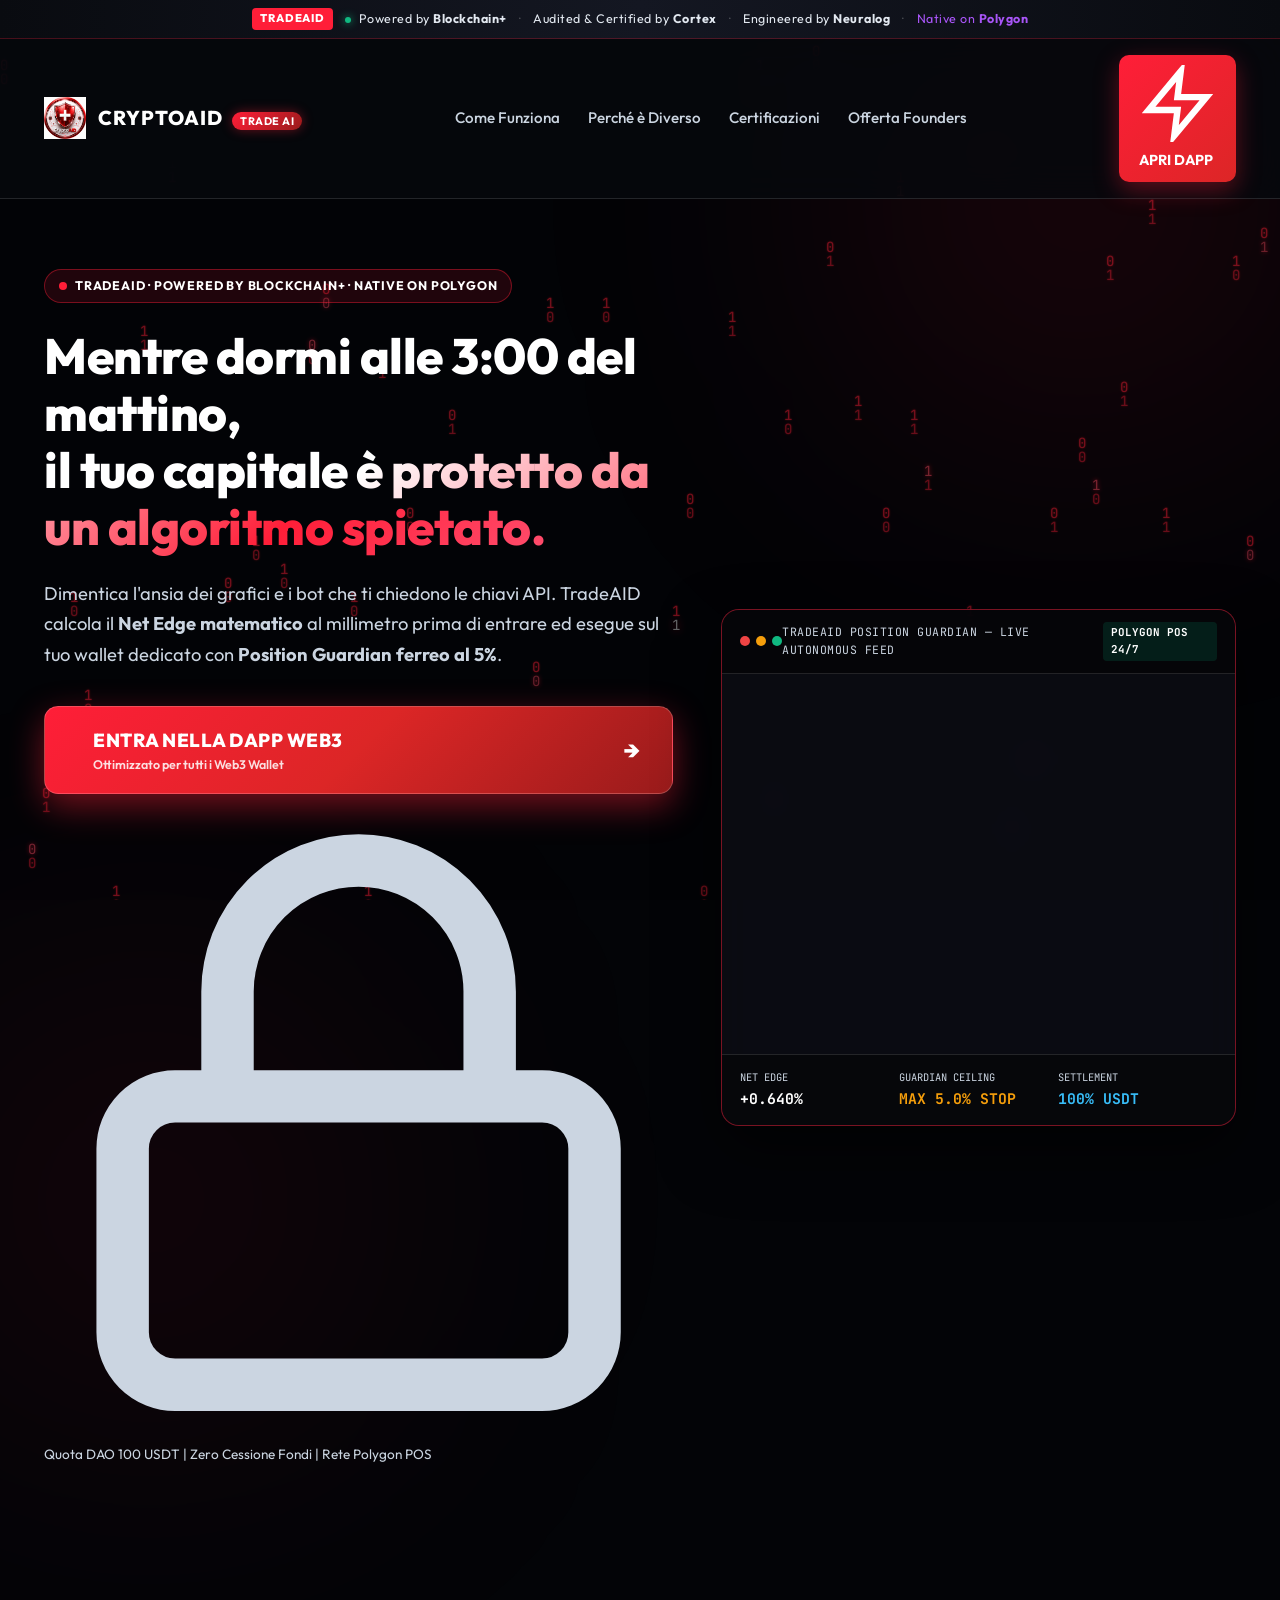
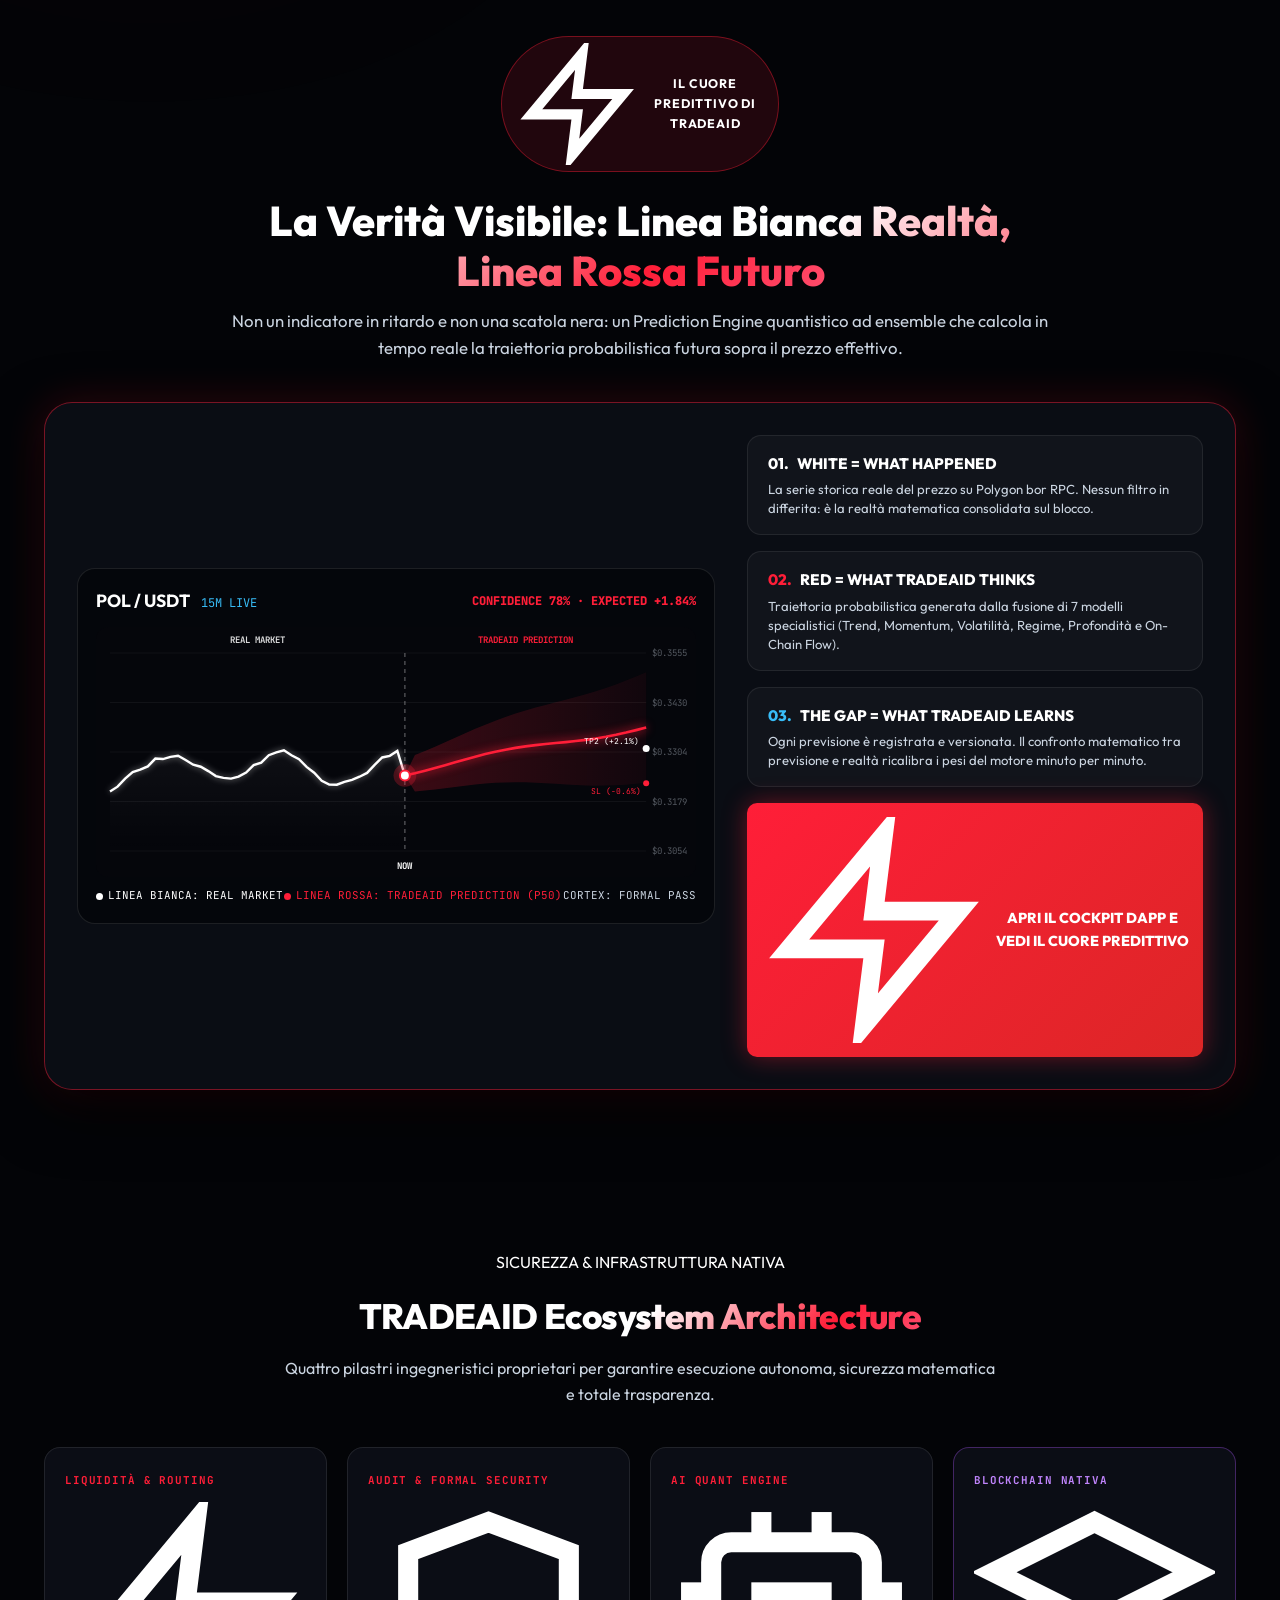
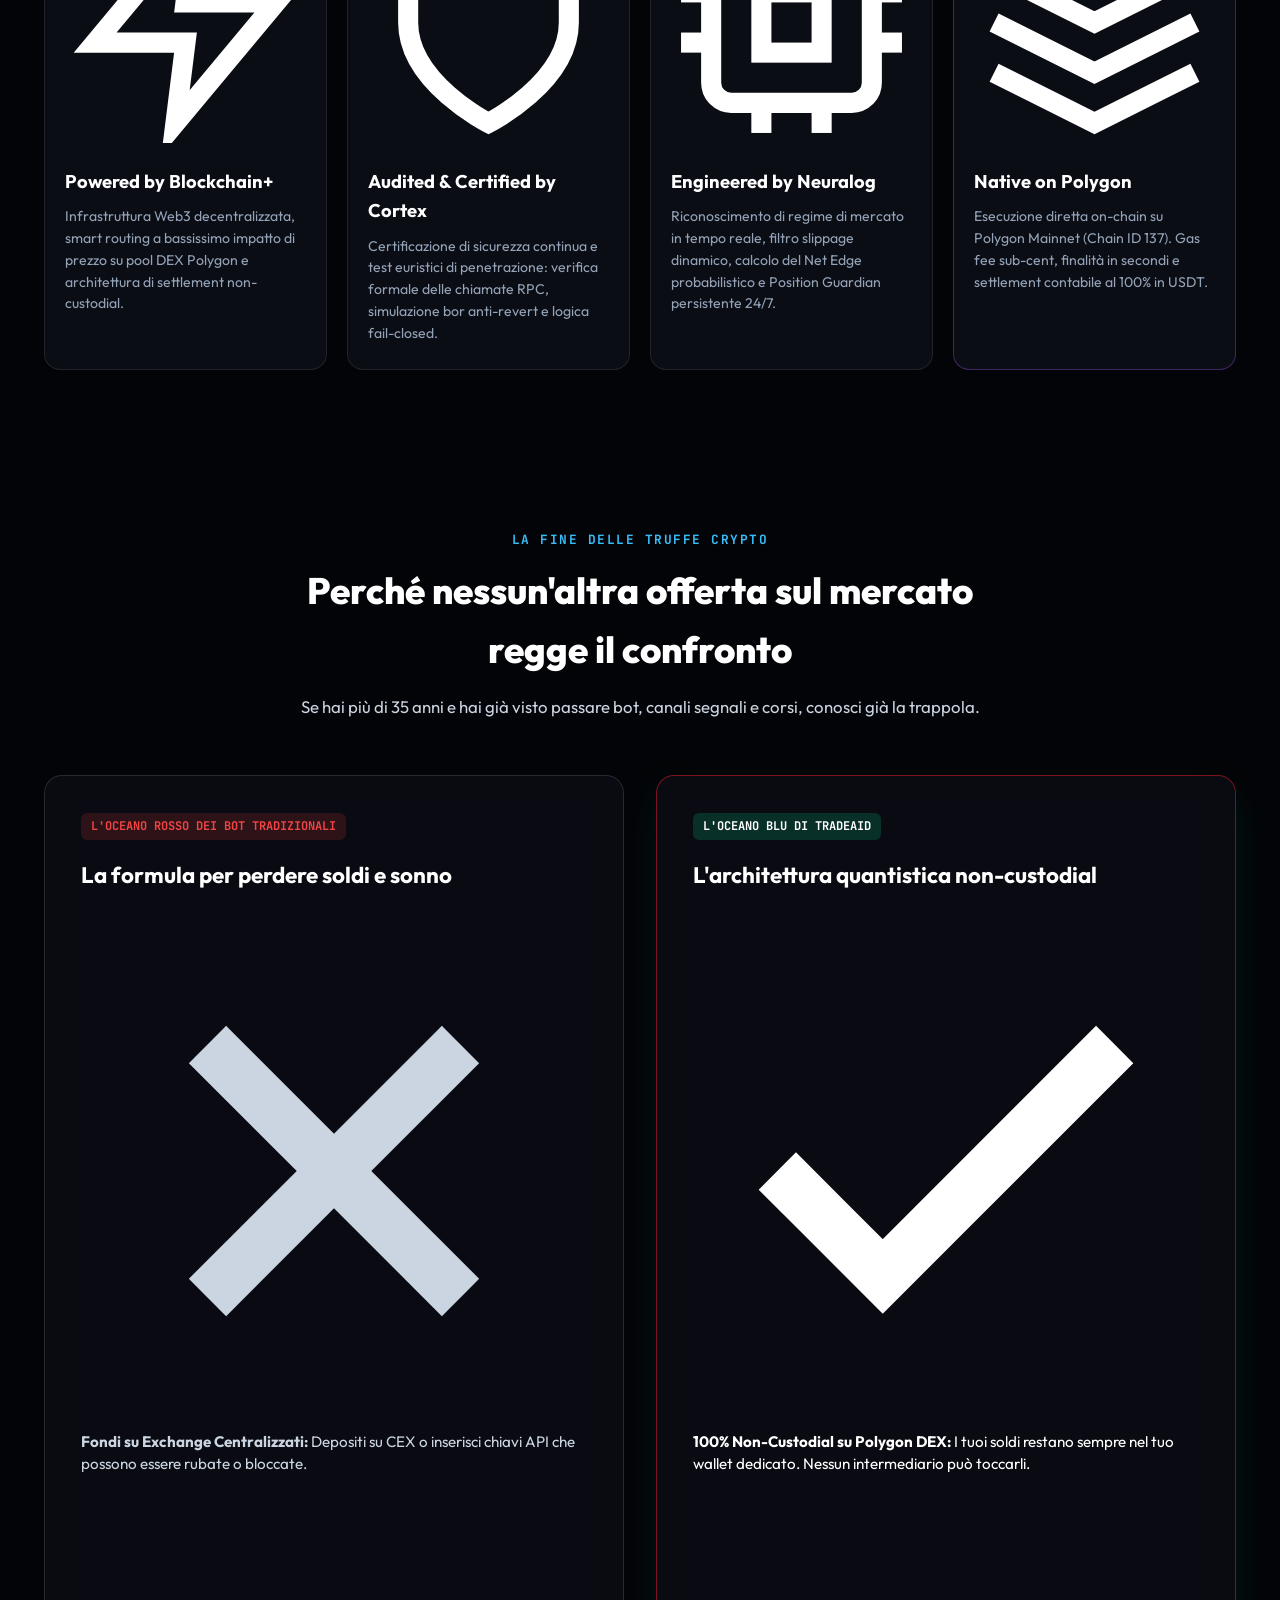
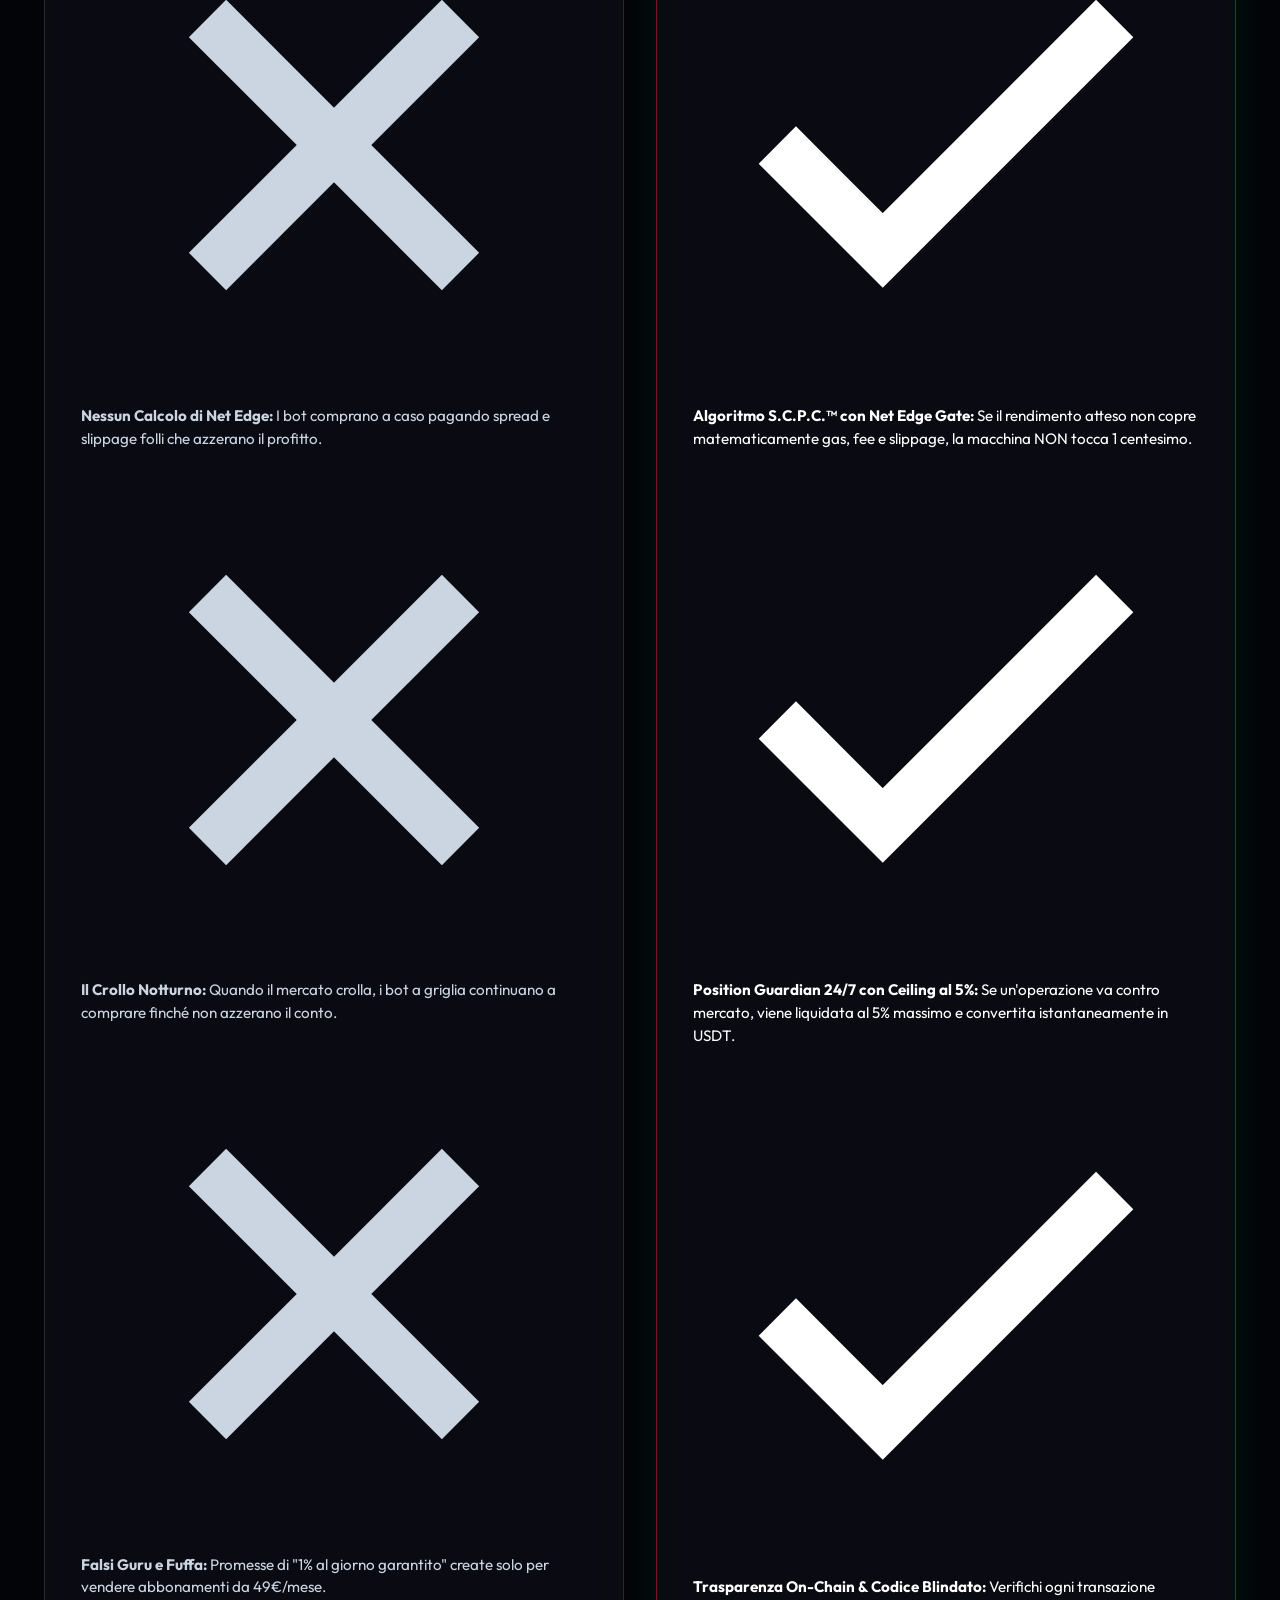
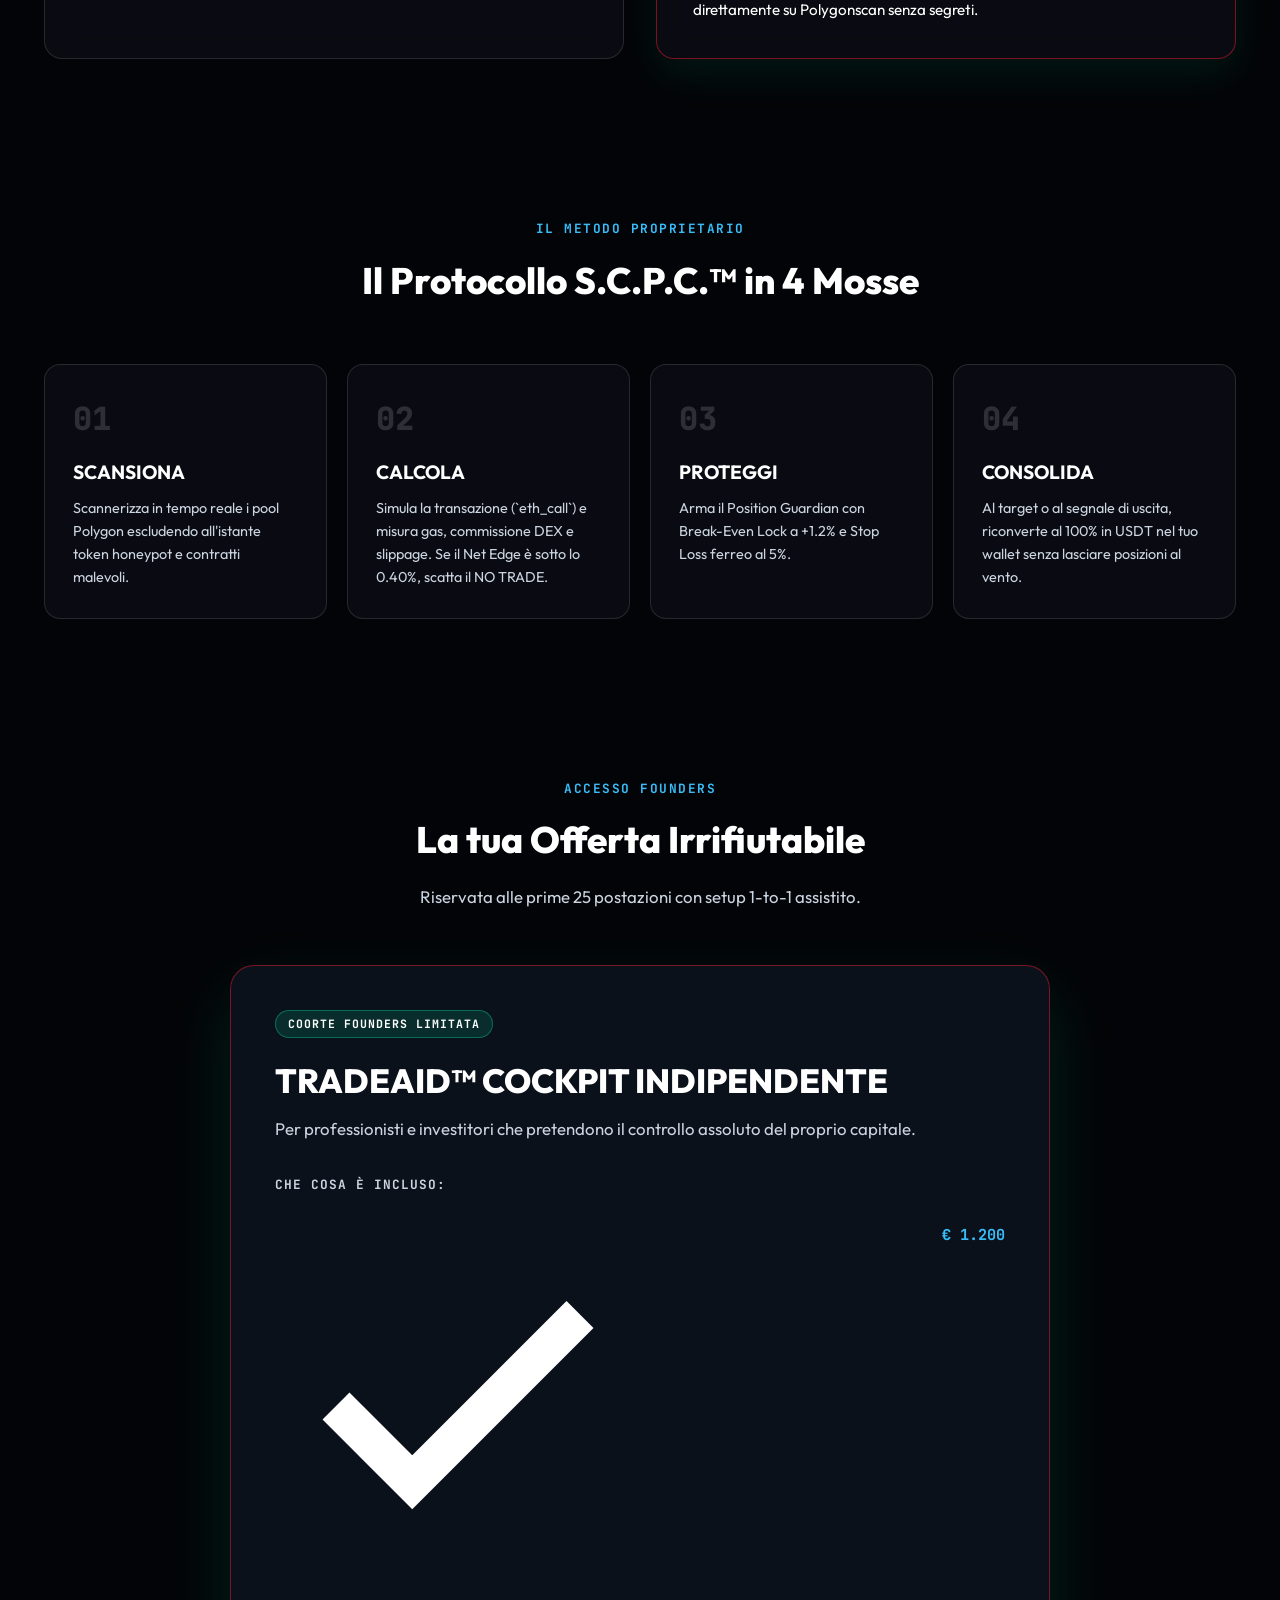
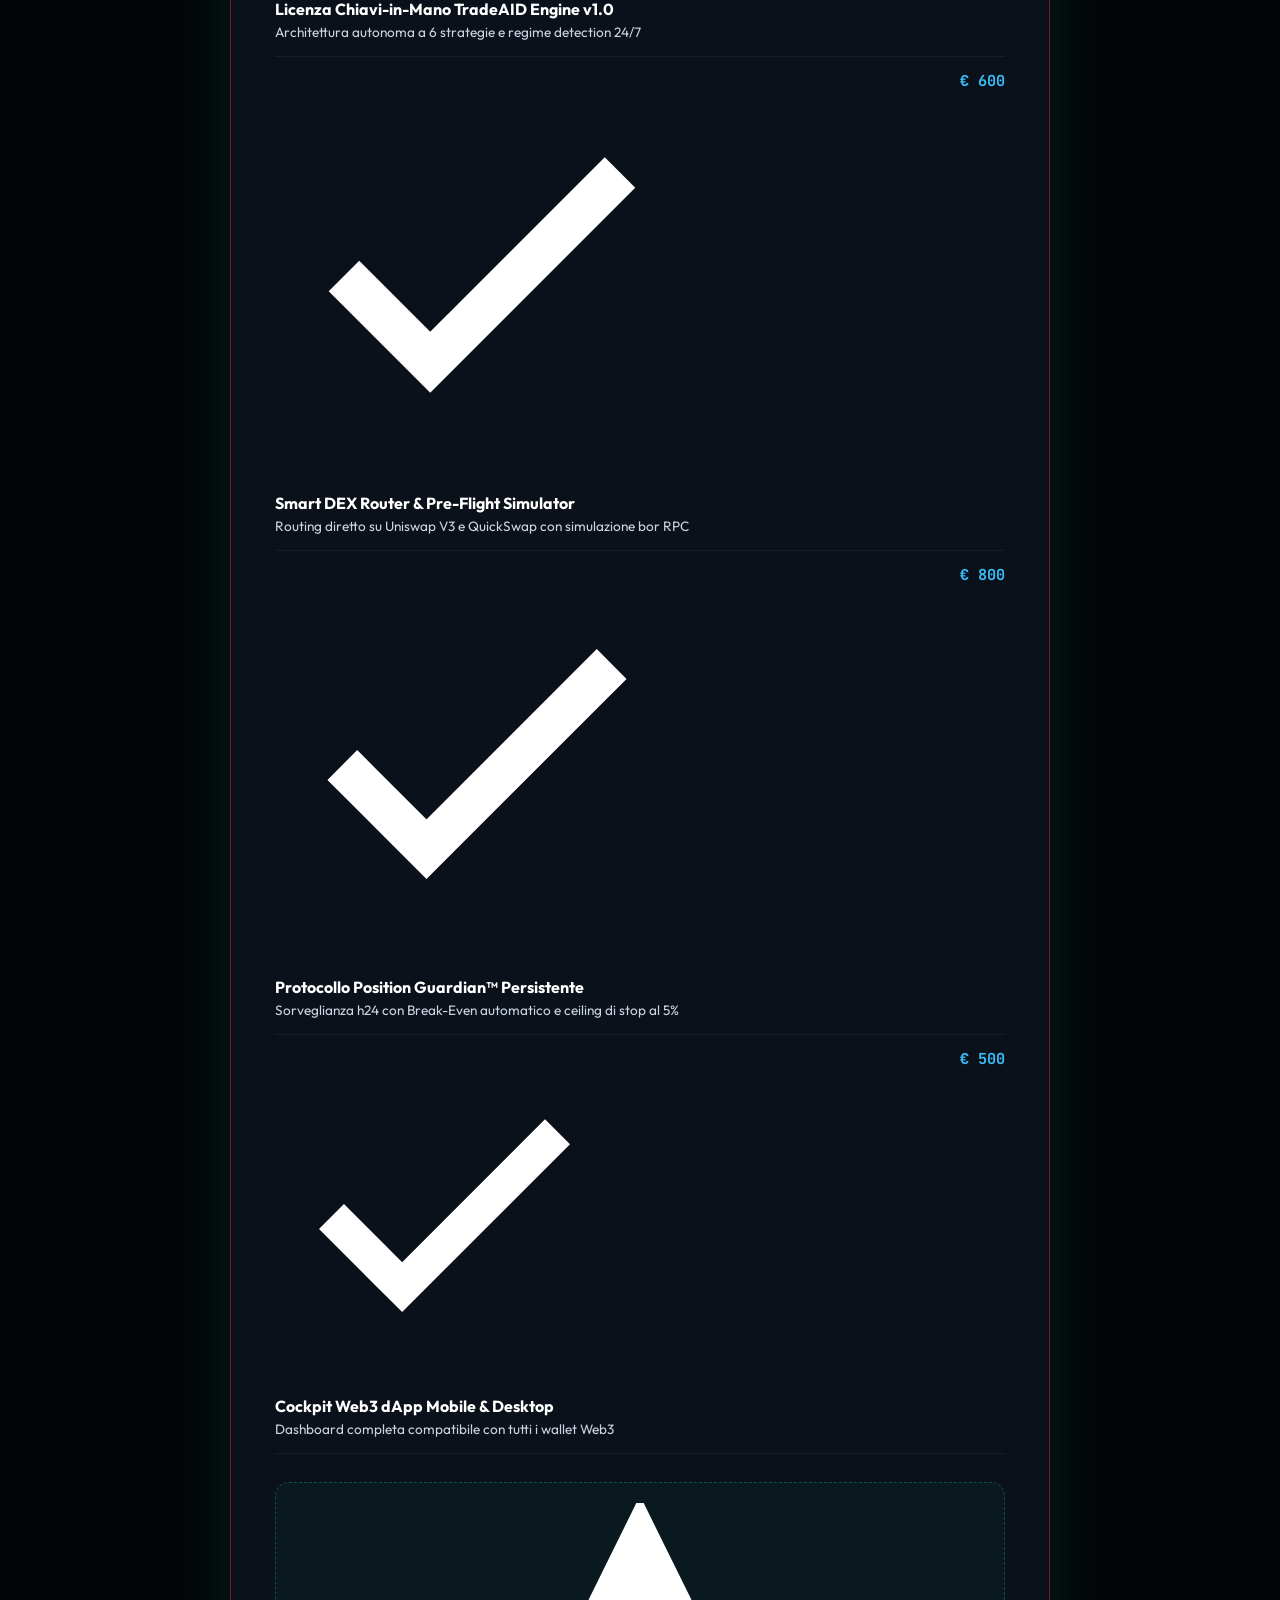
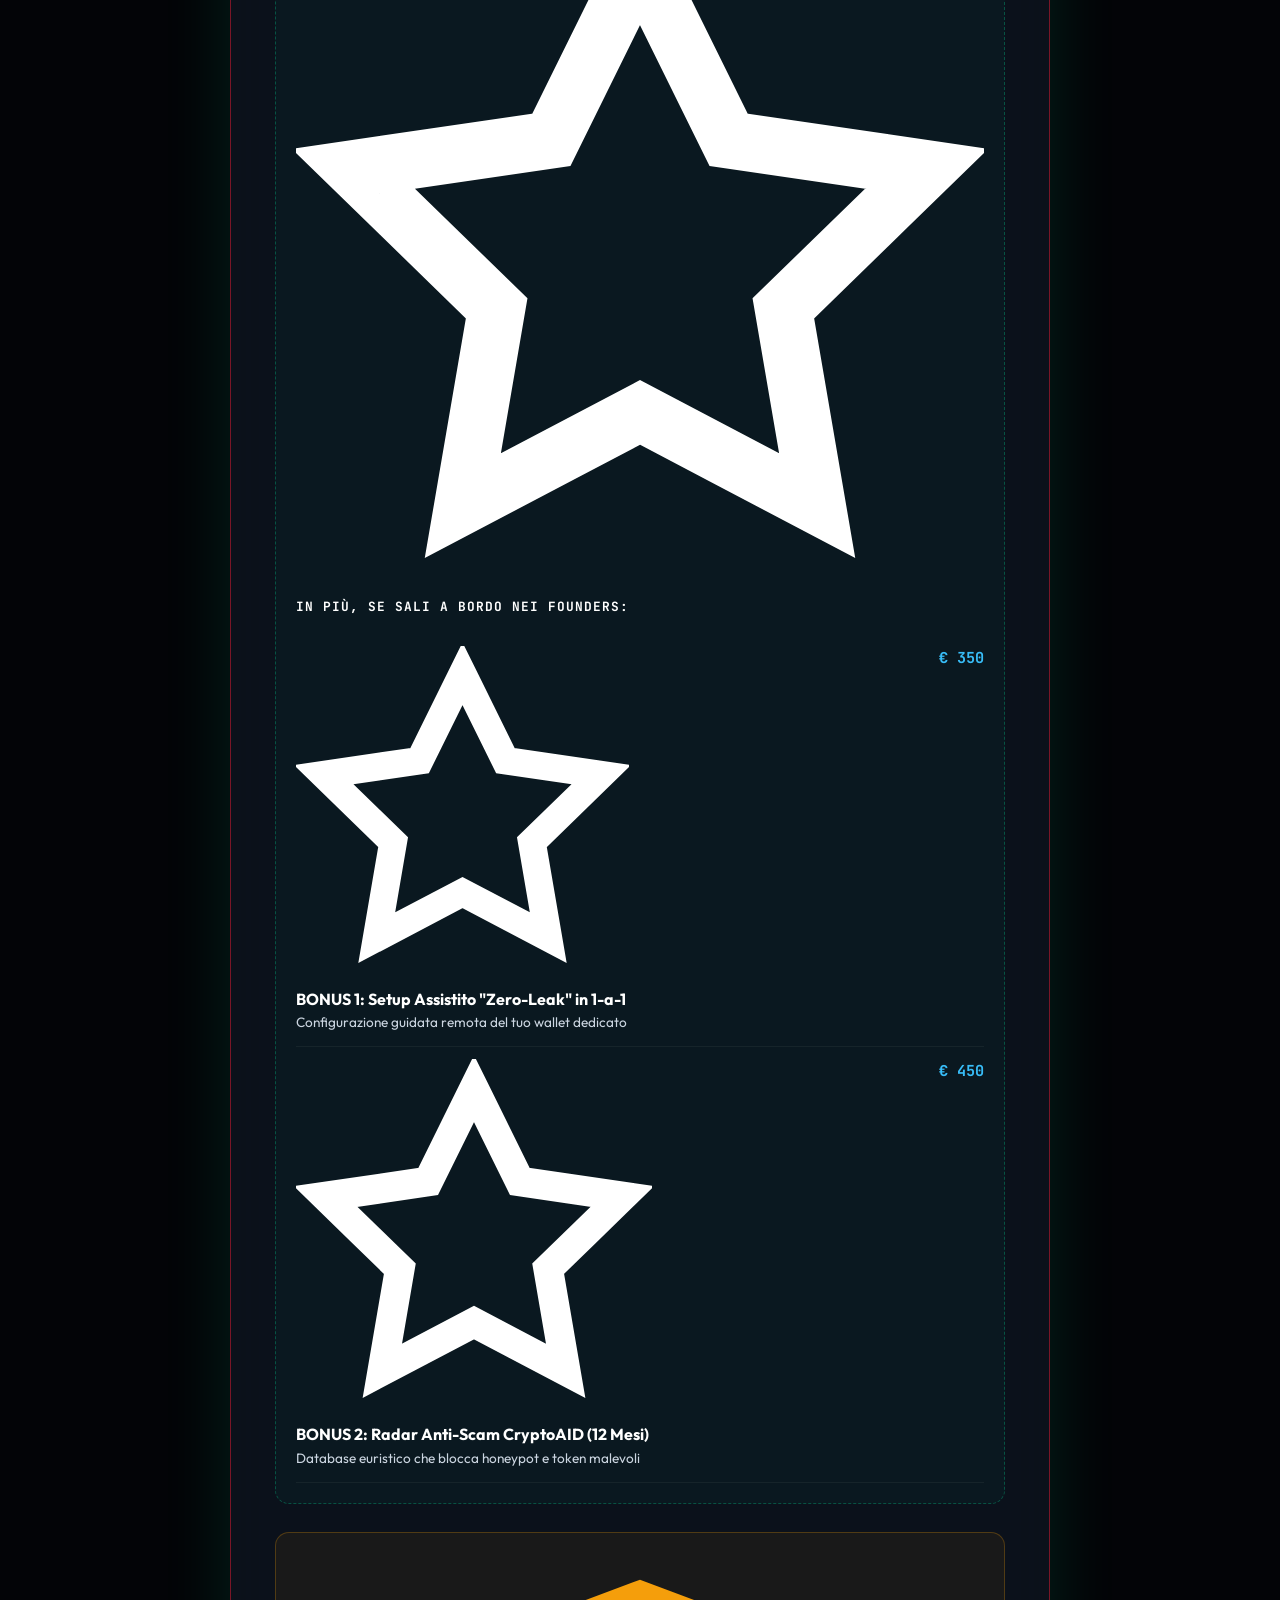
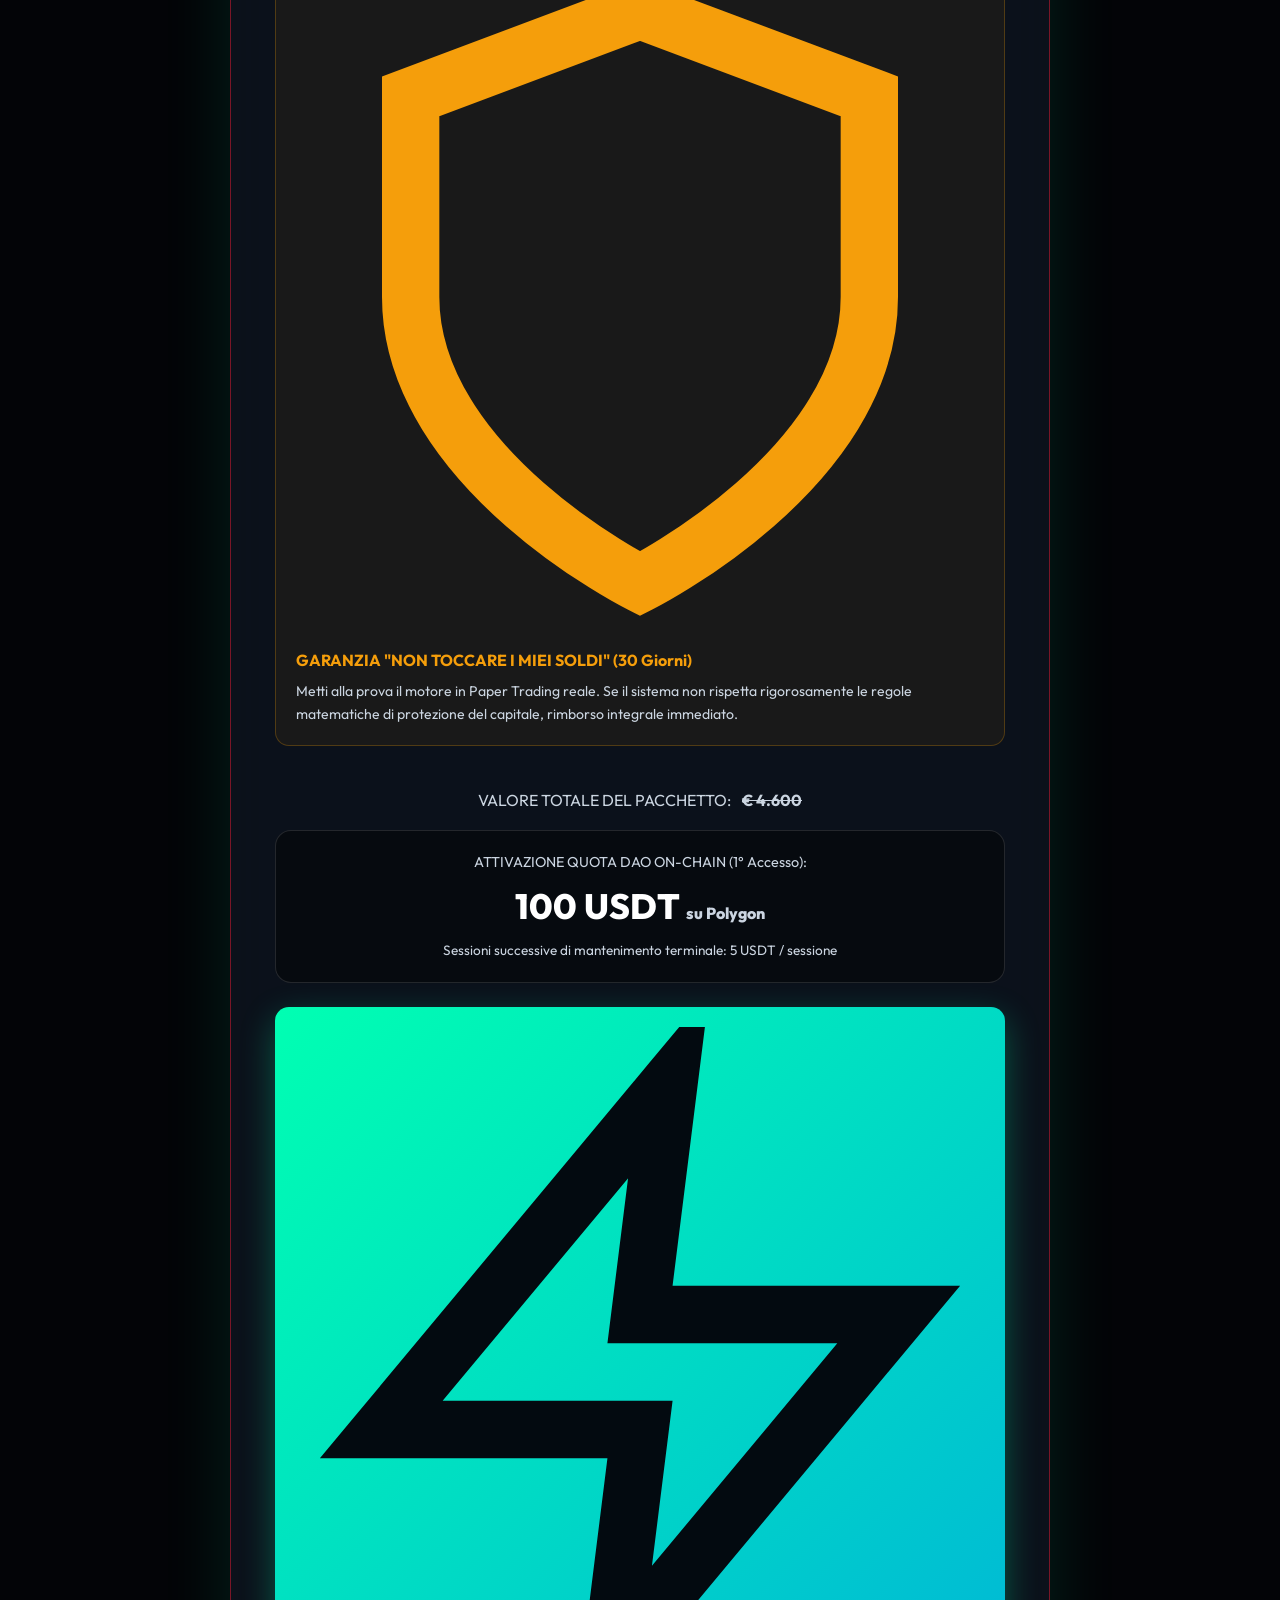
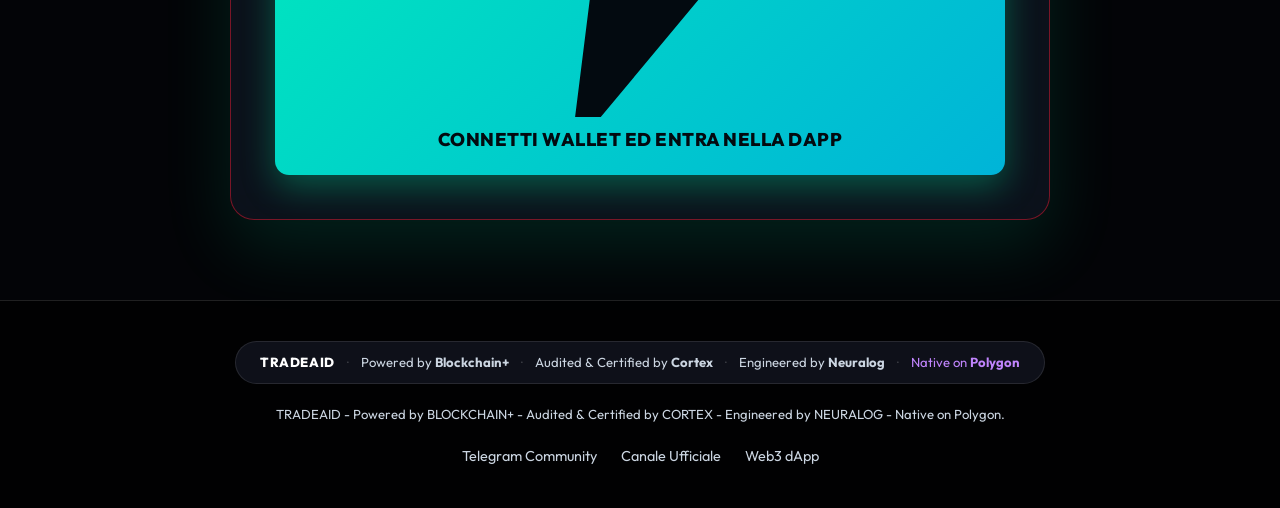
<file: src/pwa/index.html>
<!DOCTYPE html>
<html lang="it">
<head>
    <meta charset="UTF-8">
    <meta name="viewport" content="width=device-width, initial-scale=1.0">
    <title>CryptoAID Trade AI — Il Cockpit Autonomo Non-Custodial su Polygon DEX</title>
    <meta name="description" content="La prima architettura autonoma 24/7 su Polygon DEX che protegge ed esegue sui tuoi USDT con Position Guardian al 5% ferreo, senza mai toccare le tue chiavi.">
    <link rel="preconnect" href="https://fonts.googleapis.com">
    <link rel="preconnect" href="https://fonts.gstatic.com" crossorigin>
    <link href="https://fonts.googleapis.com/css2?family=Outfit:wght@300;400;500;600;700;800&family=JetBrains+Mono:wght@400;500;700&display=swap" rel="stylesheet">
    <link rel="stylesheet" href="static/css/landing.css?v=2">
    <link rel="manifest" href="manifest.json">
    <link rel="icon" type="image/png" href="static/logo.png">
</head>
<body>
    <!-- Matrix Red 01010101 Rain Effect Canvas -->
    <canvas id="matrix-canvas"></canvas>

    <!-- Background Ambient Glow -->
    <div class="ambient-glow top-right"></div>
    <div class="ambient-glow bottom-left"></div>

    <!-- TOP INSTITUTIONAL CREDENTIAL STRIP -->
    <div class="top-credential-strip">
        <div class="credential-inner">
            <span class="cred-badge">TRADEAID</span>
            <span class="cred-item"><span class="cred-dot"></span> Powered by <strong>Blockchain+</strong></span>
            <span class="cred-sep">·</span>
            <span class="cred-item">Audited & Certified by <strong>Cortex</strong></span>
            <span class="cred-sep">·</span>
            <span class="cred-item">Engineered by <strong>Neuralog</strong></span>
            <span class="cred-sep">·</span>
            <span class="cred-item cred-highlight">Native on <strong>Polygon</strong></span>
        </div>
    </div>

    <!-- Navigation Bar -->
    <header class="landing-nav">
        <div class="nav-container">
            <div class="brand">
                <img src="static/logo.png" alt="CryptoAID Logo" class="brand-logo">
                <div class="brand-text">
                    <span class="brand-title">CRYPTOAID</span>
                    <span class="brand-badge">TRADE AI</span>
                </div>
            </div>
            <nav class="nav-links">
                <a href="#come-funziona">Come Funziona</a>
                <a href="#blue-ocean">Perché è Diverso</a>
                <a href="#architettura">Certificazioni</a>
                <a href="#pricing">Offerta Founders</a>
            </nav>
            <div class="nav-actions">
                <a href="dapp.html" class="btn-primary-nav pulse-glow">
                    <span><svg class="icon-svg sm svg-white" viewBox="0 0 24 24" fill="none" stroke="currentColor" stroke-width="2"><polygon points="13 2 3 14 12 14 11 22 21 10 12 10 13 2"></polygon></svg> APRI DAPP</span>
                </a>
            </div>
        </div>
    </header>

    <!-- HERO SECTION (NEURO-MARKETING HOOK) -->
    <section class="hero-section">
        <div class="hero-content">
            <div class="pill-badge">
                <span class="pulse-dot"></span> TRADEAID · POWERED BY BLOCKCHAIN+ · NATIVE ON POLYGON
            </div>
            <h1 class="hero-title">
                Mentre dormi alle 3:00 del mattino,<br>
                <span class="gradient-text">il tuo capitale è protetto da un algoritmo spietato.</span>
            </h1>
            <p class="hero-subtitle">
                Dimentica l'ansia dei grafici e i bot che ti chiedono le chiavi API. 
                TradeAID calcola il <strong>Net Edge matematico</strong> al millimetro prima di entrare ed esegue 
                sul tuo wallet dedicato con <strong>Position Guardian ferreo al 5%</strong>.
            </p>
            <div class="hero-cta-group">
                <a href="dapp.html" class="btn-mega-cta">
                    <span class="cta-inner">
                        <span class="cta-icon"><svg class="icon-svg sm svg-white" viewBox="0 0 24 24" fill="none" stroke="currentColor" stroke-width="2"><path d="M12 22s8-4 8-10V5l-8-3-8 3v7c0 6 8 10 8 10z"></path></svg></span>
                        <span class="cta-text">
                            <strong>ENTRA NELLA DAPP WEB3</strong>
                            <small>Ottimizzato per tutti i Web3 Wallet</small>
                        </span>
                    </span>
                    <span class="arrow-spark">→</span>
                </a>
                <div class="guarantee-micro">
                    <span><svg class="icon-svg sm svg-white" viewBox="0 0 24 24" fill="none" stroke="currentColor" stroke-width="2"><rect x="3" y="11" width="18" height="11" rx="2" ry="2"></rect><path d="M7 11V7a5 5 0 0 1 10 0v4"></path></svg> Quota DAO 100 USDT | Zero Cessione Fondi | Rete Polygon POS</span>
                </div>
            </div>
        </div>

        <!-- HERO VIDEO PREVIEW -->
        <div class="hero-visual-card">
            <div class="video-frame glass-panel">
                <div class="video-header">
                    <div class="window-dots">
                        <span class="dot red"></span>
                        <span class="dot yellow"></span>
                        <span class="dot green"></span>
                    </div>
                    <span class="window-title">TRADEAID POSITION GUARDIAN — LIVE AUTONOMOUS FEED</span>
                    <span class="live-tag">POLYGON POS 24/7</span>
                </div>
                <video autoplay muted loop playsinline class="hero-video">
                    <source src="static/videos/shield.mp4" type="video/mp4">
                    Your browser does not support video.
                </video>
                <div class="telemetry-bar">
                    <div class="telemetry-item">
                        <span class="label">NET EDGE</span>
                        <span class="value green">+0.640%</span>
                    </div>
                    <div class="telemetry-item">
                        <span class="label">GUARDIAN CEILING</span>
                        <span class="value amber">MAX 5.0% STOP</span>
                    </div>
                    <div class="telemetry-item">
                        <span class="label">SETTLEMENT</span>
                        <span class="value cyan">100% USDT</span>
                    </div>
                </div>
            </div>
        </div>
    </section>

    <!-- TRADEAID PREDICTIVE HEART SHOWCASE SECTION -->
    <section class="predictive-heart-section">
        <div class="ph-section-header">
            <div class="pill-badge" style="margin: 0 auto 12px; display: inline-flex;">
                <svg class="icon-svg sm svg-red" viewBox="0 0 24 24" fill="none" stroke="currentColor" stroke-width="2"><polygon points="13 2 3 14 12 14 11 22 21 10 12 10 13 2"></polygon></svg>
                IL CUORE PREDITTIVO DI TRADEAID
            </div>
            <h2>
                La Verità Visibile: <span class="gradient-text">Linea Bianca Realtà, Linea Rossa Futuro</span>
            </h2>
            <p style="color: var(--text-secondary); font-size: 1.05rem;">
                Non un indicatore in ritardo e non una scatola nera: un Prediction Engine quantistico ad ensemble che calcola in tempo reale la traiettoria probabilistica futura sopra il prezzo effettivo.
            </p>
        </div>

        <div class="ph-showcase-container">
            <div class="ph-landing-grid">
                <!-- Interactive Chart Box -->
                <div class="ph-landing-chart-box">
                    <div style="display:flex; justify-content:space-between; align-items:center; margin-bottom:12px;">
                        <div>
                            <strong style="font-size:1.1rem; color:#ffffff;">POL / USDT</strong>
                            <span style="font-family:'JetBrains Mono',monospace; font-size:0.75rem; color:#38bdf8; margin-left:8px;">15M LIVE</span>
                        </div>
                        <span style="font-family:'JetBrains Mono',monospace; font-size:0.75rem; color:#ff1e38; font-weight:800;">CONFIDENCE 78% · EXPECTED +1.84%</span>
                    </div>

                    <div style="position:relative; width:100%; height:250px; background:#05060b; border-radius:12px; overflow:hidden;">
                        <canvas id="ph-canvas-landing" style="width:100%; height:100%; display:block;"></canvas>
                    </div>

                    <div style="display:flex; justify-content:space-between; align-items:center; margin-top:10px; font-family:'JetBrains Mono',monospace; font-size:0.68rem; color:#94a3b8;">
                        <span style="color:#ffffff; display:flex; align-items:center; gap:5px;"><span style="width:7px; height:7px; border-radius:50%; background:#ffffff; display:inline-block;"></span> LINEA BIANCA: REAL MARKET</span>
                        <span style="color:#ff1e38; display:flex; align-items:center; gap:5px;"><span style="width:7px; height:7px; border-radius:50%; background:#ff1e38; display:inline-block;"></span> LINEA ROSSA: TRADEAID PREDICTION (P50)</span>
                        <span style="color:#cbd5e1;">CORTEX: FORMAL PASS</span>
                    </div>
                </div>

                <!-- 3 Pillars Explanation -->
                <div class="ph-landing-pillars">
                    <div class="ph-pillar-card">
                        <h4>
                            <span style="color:#ffffff;">01.</span> WHITE = WHAT HAPPENED
                        </h4>
                        <p>La serie storica reale del prezzo su Polygon bor RPC. Nessun filtro in differita: è la realtà matematica consolidata sul blocco.</p>
                    </div>

                    <div class="ph-pillar-card">
                        <h4>
                            <span style="color:#ff1e38;">02.</span> RED = WHAT TRADEAID THINKS
                        </h4>
                        <p>Traiettoria probabilistica generata dalla fusione di 7 modelli specialistici (Trend, Momentum, Volatilità, Regime, Profondità e On-Chain Flow).</p>
                    </div>

                    <div class="ph-pillar-card">
                        <h4>
                            <span style="color:#38bdf8;">03.</span> THE GAP = WHAT TRADEAID LEARNS
                        </h4>
                        <p>Ogni previsione è registrata e versionata. Il confronto matematico tra previsione e realtà ricalibra i pesi del motore minuto per minuto.</p>
                    </div>

                    <a href="dapp.html" class="btn-primary-nav" style="text-align:center; padding:14px; font-weight:800; border-radius:10px; box-shadow:0 0 25px rgba(255,30,56,0.4); display:flex; justify-content:center; align-items:center; gap:8px;">
                        <svg class="icon-svg sm svg-white" viewBox="0 0 24 24" fill="none" stroke="currentColor" stroke-width="2"><polygon points="13 2 3 14 12 14 11 22 21 10 12 10 13 2"></polygon></svg>
                        APRI IL COCKPIT DAPP E VEDI IL CUORE PREDITTIVO
                    </a>
                </div>
            </div>
        </div>
    </section>

    <!-- INSTITUTIONAL CREDENTIALS / TRUST PILLARS -->
    <section id="architettura" class="credentials-section">
        <div class="credentials-container">
            <div class="section-badge">SICUREZZA & INFRASTRUTTURA NATIVA</div>
            <h2 class="cred-main-title">
                TRADEAID <span class="gradient-text">Ecosystem Architecture</span>
            </h2>
            <p class="cred-sub-text">
                Quattro pilastri ingegneristici proprietari per garantire esecuzione autonoma, sicurezza matematica e totale trasparenza.
            </p>

            <div class="credentials-grid">
                <div class="cred-card">
                    <div class="cred-card-tag">LIQUIDITÀ & ROUTING</div>
                    <div class="cred-icon-wrap"><svg class="icon-svg sm svg-white" viewBox="0 0 24 24" fill="none" stroke="currentColor" stroke-width="2"><polygon points="13 2 3 14 12 14 11 22 21 10 12 10 13 2"></polygon></svg></div>
                    <h3>Powered by Blockchain+</h3>
                    <p>Infrastruttura Web3 decentralizzata, smart routing a bassissimo impatto di prezzo su pool DEX Polygon e architettura di settlement non-custodial.</p>
                </div>

                <div class="cred-card">
                    <div class="cred-card-tag">AUDIT & FORMAL SECURITY</div>
                    <div class="cred-icon-wrap"><svg class="icon-svg lg svg-red" viewBox="0 0 24 24" fill="none" stroke="currentColor" stroke-width="2"><path d="M12 22s8-4 8-10V5l-8-3-8 3v7c0 6 8 10 8 10z"></path></svg></div>
                    <h3>Audited & Certified by Cortex</h3>
                    <p>Certificazione di sicurezza continua e test euristici di penetrazione: verifica formale delle chiamate RPC, simulazione bor anti-revert e logica fail-closed.</p>
                </div>

                <div class="cred-card">
                    <div class="cred-card-tag">AI QUANT ENGINE</div>
                    <div class="cred-icon-wrap"><svg class="icon-svg lg svg-red" viewBox="0 0 24 24" fill="none" stroke="currentColor" stroke-width="2"><rect x="4" y="4" width="16" height="16" rx="2"></rect><rect x="9" y="9" width="6" height="6"></rect><line x1="9" y1="1" x2="9" y2="4"></line><line x1="15" y1="1" x2="15" y2="4"></line><line x1="9" y1="20" x2="9" y2="23"></line><line x1="15" y1="20" x2="15" y2="23"></line><line x1="20" y1="9" x2="23" y2="9"></line><line x1="20" y1="14" x2="23" y2="14"></line><line x1="1" y1="9" x2="4" y2="9"></line><line x1="1" y1="14" x2="4" y2="14"></line></svg></div>
                    <h3>Engineered by Neuralog</h3>
                    <p>Riconoscimento di regime di mercato in tempo reale, filtro slippage dinamico, calcolo del Net Edge probabilistico e Position Guardian persistente 24/7.</p>
                </div>

                <div class="cred-card highlight-polygon">
                    <div class="cred-card-tag poly">BLOCKCHAIN NATIVA</div>
                    <div class="cred-icon-wrap poly"><svg class="icon-svg lg svg-white" viewBox="0 0 24 24" fill="none" stroke="currentColor" stroke-width="2"><polygon points="12 2 2 7 12 12 22 7 12 2"></polygon><polyline points="2 17 12 22 22 17"></polyline><polyline points="2 12 12 17 22 12"></polyline></svg></div>
                    <h3>Native on Polygon</h3>
                    <p>Esecuzione diretta on-chain su Polygon Mainnet (Chain ID 137). Gas fee sub-cent, finalità in secondi e settlement contabile al 100% in USDT.</p>
                </div>
            </div>
        </div>
    </section>

    <!-- BLUE OCEAN: IL CONFRONTO SPIETATO -->
    <section id="blue-ocean" class="comparison-section">
        <div class="section-header">
            <span class="sub-heading">LA FINE DELLE TRUFFE CRYPTO</span>
            <h2>Perché nessun'altra offerta sul mercato regge il confronto</h2>
            <p>Se hai più di 35 anni e hai già visto passare bot, canali segnali e corsi, conosci già la trappola.</p>
        </div>

        <div class="comparison-grid">
            <div class="comp-card red-ocean">
                <div class="card-tag red">L'OCEANO ROSSO DEI BOT TRADIZIONALI</div>
                <h3>La formula per perdere soldi e sonno</h3>
                <ul class="comp-list red">
                    <li><svg class="icon-svg sm svg-red" viewBox="0 0 24 24" fill="none" stroke="currentColor" stroke-width="2.5"><line x1="18" y1="6" x2="6" y2="18"></line><line x1="6" y1="6" x2="18" y2="18"></line></svg> <strong>Fondi su Exchange Centralizzati:</strong> Depositi su CEX o inserisci chiavi API che possono essere rubate o bloccate.</li>
                    <li><svg class="icon-svg sm svg-red" viewBox="0 0 24 24" fill="none" stroke="currentColor" stroke-width="2.5"><line x1="18" y1="6" x2="6" y2="18"></line><line x1="6" y1="6" x2="18" y2="18"></line></svg> <strong>Nessun Calcolo di Net Edge:</strong> I bot comprano a caso pagando spread e slippage folli che azzerano il profitto.</li>
                    <li><svg class="icon-svg sm svg-red" viewBox="0 0 24 24" fill="none" stroke="currentColor" stroke-width="2.5"><line x1="18" y1="6" x2="6" y2="18"></line><line x1="6" y1="6" x2="18" y2="18"></line></svg> <strong>Il Crollo Notturno:</strong> Quando il mercato crolla, i bot a griglia continuano a comprare finché non azzerano il conto.</li>
                    <li><svg class="icon-svg sm svg-red" viewBox="0 0 24 24" fill="none" stroke="currentColor" stroke-width="2.5"><line x1="18" y1="6" x2="6" y2="18"></line><line x1="6" y1="6" x2="18" y2="18"></line></svg> <strong>Falsi Guru e Fuffa:</strong> Promesse di "1% al giorno garantito" create solo per vendere abbonamenti da 49€/mese.</li>
                </ul>
            </div>

            <div class="comp-card blue-ocean">
                <div class="card-tag green">L'OCEANO BLU DI TRADEAID</div>
                <h3>L'architettura quantistica non-custodial</h3>
                <ul class="comp-list green">
                    <li><svg class="icon-svg sm svg-white" viewBox="0 0 24 24" fill="none" stroke="currentColor" stroke-width="2.5"><polyline points="20 6 9 17 4 12"></polyline></svg> <strong>100% Non-Custodial su Polygon DEX:</strong> I tuoi soldi restano sempre nel tuo wallet dedicato. Nessun intermediario può toccarli.</li>
                    <li><svg class="icon-svg sm svg-white" viewBox="0 0 24 24" fill="none" stroke="currentColor" stroke-width="2.5"><polyline points="20 6 9 17 4 12"></polyline></svg> <strong>Algoritmo S.C.P.C.™ con Net Edge Gate:</strong> Se il rendimento atteso non copre matematicamente gas, fee e slippage, la macchina NON tocca 1 centesimo.</li>
                    <li><svg class="icon-svg sm svg-white" viewBox="0 0 24 24" fill="none" stroke="currentColor" stroke-width="2.5"><polyline points="20 6 9 17 4 12"></polyline></svg> <strong>Position Guardian 24/7 con Ceiling al 5%:</strong> Se un'operazione va contro mercato, viene liquidata al 5% massimo e convertita istantaneamente in USDT.</li>
                    <li><svg class="icon-svg sm svg-white" viewBox="0 0 24 24" fill="none" stroke="currentColor" stroke-width="2.5"><polyline points="20 6 9 17 4 12"></polyline></svg> <strong>Trasparenza On-Chain & Codice Blindato:</strong> Verifichi ogni transazione direttamente su Polygonscan senza segreti.</li>
                </ul>
            </div>
        </div>
    </section>

    <!-- COME FUNZIONA: PROTOCOLLO S.C.P.C. -->
    <section id="come-funziona" class="how-section">
        <div class="section-header">
            <span class="sub-heading">IL METODO PROPRIETARIO</span>
            <h2>Il Protocollo S.C.P.C.™ in 4 Mosse</h2>
        </div>
        <div class="steps-container">
            <div class="step-card">
                <div class="step-num">01</div>
                <h4>SCANSIONA</h4>
                <p>Scannerizza in tempo reale i pool Polygon escludendo all'istante token honeypot e contratti malevoli.</p>
            </div>
            <div class="step-card">
                <div class="step-num">02</div>
                <h4>CALCOLA</h4>
                <p>Simula la transazione (`eth_call`) e misura gas, commissione DEX e slippage. Se il Net Edge è sotto lo 0.40%, scatta il NO TRADE.</p>
            </div>
            <div class="step-card">
                <div class="step-num">03</div>
                <h4>PROTEGGI</h4>
                <p>Arma il Position Guardian con Break-Even Lock a +1.2% e Stop Loss ferreo al 5%.</p>
            </div>
            <div class="step-card">
                <div class="step-num">04</div>
                <h4>CONSOLIDA</h4>
                <p>Al target o al segnale di uscita, riconverte al 100% in USDT nel tuo wallet senza lasciare posizioni al vento.</p>
            </div>
        </div>
    </section>

    <!-- PRICING CARD DELL'OFFERTA IRRIFIUTABILE -->
    <section id="pricing" class="pricing-section">
        <div class="section-header">
            <span class="sub-heading">ACCESSO FOUNDERS</span>
            <h2>La tua Offerta Irrifiutabile</h2>
            <p>Riservata alle prime 25 postazioni con setup 1-to-1 assistito.</p>
        </div>

        <div class="pricing-card-wrapper">
            <div class="pricing-card glass-panel">
                <div class="card-badge">COORTE FOUNDERS LIMITATA</div>
                <h3 class="card-title">TRADEAID™ COCKPIT INDIPENDENTE</h3>
                <p class="card-subtitle">Per professionisti e investitori che pretendono il controllo assoluto del proprio capitale.</p>
                
                <div class="included-block">
                    <div class="block-title">CHE COSA È INCLUSO:</div>
                    <div class="item-row">
                        <div>
                            <strong><svg class="icon-svg sm svg-white" viewBox="0 0 24 24" fill="none" stroke="currentColor" stroke-width="2.5"><polyline points="20 6 9 17 4 12"></polyline></svg> Licenza Chiavi-in-Mano TradeAID Engine v1.0</strong>
                            <p>Architettura autonoma a 6 strategie e regime detection 24/7</p>
                        </div>
                        <span class="item-val">€ 1.200</span>
                    </div>
                    <div class="item-row">
                        <div>
                            <strong><svg class="icon-svg sm svg-white" viewBox="0 0 24 24" fill="none" stroke="currentColor" stroke-width="2.5"><polyline points="20 6 9 17 4 12"></polyline></svg> Smart DEX Router & Pre-Flight Simulator</strong>
                            <p>Routing diretto su Uniswap V3 e QuickSwap con simulazione bor RPC</p>
                        </div>
                        <span class="item-val">€ 600</span>
                    </div>
                    <div class="item-row">
                        <div>
                            <strong><svg class="icon-svg sm svg-white" viewBox="0 0 24 24" fill="none" stroke="currentColor" stroke-width="2.5"><polyline points="20 6 9 17 4 12"></polyline></svg> Protocollo Position Guardian™ Persistente</strong>
                            <p>Sorveglianza h24 con Break-Even automatico e ceiling di stop al 5%</p>
                        </div>
                        <span class="item-val">€ 800</span>
                    </div>
                    <div class="item-row">
                        <div>
                            <strong><svg class="icon-svg sm svg-white" viewBox="0 0 24 24" fill="none" stroke="currentColor" stroke-width="2.5"><polyline points="20 6 9 17 4 12"></polyline></svg> Cockpit Web3 dApp Mobile & Desktop</strong>
                            <p>Dashboard completa compatibile con tutti i wallet Web3</p>
                        </div>
                        <span class="item-val">€ 500</span>
                    </div>
                </div>

                <div class="bonus-block">
                    <div class="block-title green"><svg class="icon-svg sm svg-white" viewBox="0 0 24 24" fill="none" stroke="currentColor" stroke-width="2"><polygon points="12 2 15.09 8.26 22 9.27 17 14.14 18.18 21.02 12 17.77 5.82 21.02 7 14.14 2 9.27 8.91 8.26 12 2"></polygon></svg> IN PIÙ, SE SALI A BORDO NEI FOUNDERS:</div>
                    <div class="item-row">
                        <div>
                            <strong><svg class="icon-svg sm svg-white" viewBox="0 0 24 24" fill="none" stroke="currentColor" stroke-width="2"><polygon points="12 2 15.09 8.26 22 9.27 17 14.14 18.18 21.02 12 17.77 5.82 21.02 7 14.14 2 9.27 8.91 8.26 12 2"></polygon></svg> BONUS 1: Setup Assistito "Zero-Leak" in 1-a-1</strong>
                            <p>Configurazione guidata remota del tuo wallet dedicato</p>
                        </div>
                        <span class="item-val">€ 350</span>
                    </div>
                    <div class="item-row">
                        <div>
                            <strong><svg class="icon-svg sm svg-white" viewBox="0 0 24 24" fill="none" stroke="currentColor" stroke-width="2"><polygon points="12 2 15.09 8.26 22 9.27 17 14.14 18.18 21.02 12 17.77 5.82 21.02 7 14.14 2 9.27 8.91 8.26 12 2"></polygon></svg> BONUS 2: Radar Anti-Scam CryptoAID (12 Mesi)</strong>
                            <p>Database euristico che blocca honeypot e token malevoli</p>
                        </div>
                        <span class="item-val">€ 450</span>
                    </div>
                </div>

                <div class="guarantee-box">
                    <div class="g-header"><svg class="icon-svg sm svg-white" viewBox="0 0 24 24" fill="none" stroke="currentColor" stroke-width="2"><path d="M12 22s8-4 8-10V5l-8-3-8 3v7c0 6 8 10 8 10z"></path></svg> GARANZIA "NON TOCCARE I MIEI SOLDI" (30 Giorni)</div>
                    <p>Metti alla prova il motore in Paper Trading reale. Se il sistema non rispetta rigorosamente le regole matematiche di protezione del capitale, rimborso integrale immediato.</p>
                </div>

                <div class="price-box">
                    <div class="value-row">
                        <span>VALORE TOTALE DEL PACCHETTO:</span>
                        <span class="strike">€ 4.600</span>
                    </div>
                    <div class="access-tier">
                        <div class="tier-option">
                            <span class="tier-label">ATTIVAZIONE QUOTA DAO ON-CHAIN (1° Accesso):</span>
                            <span class="tier-price">100 USDT <small>su Polygon</small></span>
                        </div>
                        <div class="tier-sub">Sessioni successive di mantenimento terminale: 5 USDT / sessione</div>
                    </div>

                    <a href="dapp.html" class="btn-dapp-final">
                        <span><svg class="icon-svg sm svg-white" viewBox="0 0 24 24" fill="none" stroke="currentColor" stroke-width="2"><polygon points="13 2 3 14 12 14 11 22 21 10 12 10 13 2"></polygon></svg> CONNETTI WALLET ED ENTRA NELLA DAPP</span>
                    </a>
                </div>
            </div>
        </div>
    </section>

    <!-- FOOTER & ATTRIBUZIONE -->
    <footer class="landing-footer">
        <div class="footer-container">
            <div class="footer-trust-banner">
                <span class="ft-brand">TRADEAID</span>
                <span class="ft-sep">·</span>
                <span>Powered by <strong>Blockchain+</strong></span>
                <span class="ft-sep">·</span>
                <span>Audited & Certified by <strong>Cortex</strong></span>
                <span class="ft-sep">·</span>
                <span>Engineered by <strong>Neuralog</strong></span>
                <span class="ft-sep">·</span>
                <span class="ft-poly">Native on <strong>Polygon</strong></span>
            </div>
            <p class="attribution">
                TRADEAID - Powered by BLOCKCHAIN+ - Audited & Certified by CORTEX - Engineered by NEURALOG - Native on Polygon.
            </p>
            <div class="footer-links">
                <a href="https://t.me/cryptoAIDsupporter" target="_blank">Telegram Community</a>
                <a href="https://t.me/cryptoaidsup" target="_blank">Canale Ufficiale</a>
                <a href="dapp.html">Web3 dApp</a>
            </div>
        </div>
    <script src="static/js/matrix.js?v=upward2"></script>
    <script src="static/js/predictive-heart.js?v=ph1"></script>
    <script>
        document.addEventListener('DOMContentLoaded', () => {
            if (window.PredictiveHeart) {
                window.predictiveHeartLanding = new window.PredictiveHeart('ph-canvas-landing');
            }
        });
    </script>
</body>
</html>
</file>
<file: src/pwa/static/css/landing.css>
/* Landing Page CSS — Luxury Fintech Red Matrix Cyberpunk Glassmorphism */
:root {
    --bg-dark: #030407;
    --bg-card: rgba(12, 14, 20, 0.85);
    --border-card: rgba(255, 255, 255, 0.12);
    --border-glow: rgba(255, 30, 56, 0.45);
    --text-primary: #ffffff;
    --text-secondary: #cbd5e1;
    --brand-red: #ff1e38;
    --brand-red-glow: rgba(255, 30, 56, 0.6);
    --brand-white: #ffffff;
    --brand-black: #050609;
    --accent-amber: #f59e0b;
    --accent-cyan: #38bdf8;
}

#matrix-canvas {
    position: fixed;
    top: 0;
    left: 0;
    width: 100vw;
    height: 100vh;
    pointer-events: none;
    z-index: 0;
    opacity: 0.45;
}

* {
    margin: 0;
    padding: 0;
    box-sizing: border-box;
}

body {
    background-color: var(--bg-dark);
    color: var(--text-primary);
    font-family: 'Outfit', -apple-system, BlinkMacSystemFont, sans-serif;
    line-height: 1.6;
    overflow-x: hidden;
    position: relative;
}

/* Ambient glow backgrounds */
.ambient-glow {
    position: absolute;
    width: 600px;
    height: 600px;
    border-radius: 50%;
    filter: blur(140px);
    pointer-events: none;
    z-index: 0;
}
.ambient-glow.top-right {
    top: -100px;
    right: -100px;
    background: radial-gradient(circle, rgba(255, 30, 56, 0.22), transparent 70%);
}
.ambient-glow.bottom-left {
    top: 900px;
    left: -150px;
    background: radial-gradient(circle, rgba(255, 30, 56, 0.15), transparent 70%);
}

/* Navigation */
.landing-nav {
    position: sticky;
    top: 0;
    z-index: 100;
    backdrop-filter: blur(20px);
    background: rgba(7, 9, 14, 0.85);
    border-bottom: 1px solid var(--border-card);
    padding: 16px 0;
}
.nav-container {
    max-width: 1240px;
    margin: 0 auto;
    padding: 0 24px;
    display: flex;
    align-items: center;
    justify-content: space-between;
}
.brand {
    display: flex;
    align-items: center;
    gap: 12px;
}
.brand-logo {
    width: 42px;
    height: 42px;
    object-fit: contain;
}
.brand-title {
    font-size: 1.25rem;
    font-weight: 800;
    letter-spacing: 1px;
    color: #ffffff;
}
.brand-badge {
    font-size: 0.68rem;
    font-weight: 700;
    background: linear-gradient(135deg, #ff1e38, #991b1b);
    color: #ffffff;
    padding: 2px 8px;
    border-radius: 999px;
    margin-left: 6px;
    letter-spacing: 0.5px;
    box-shadow: 0 0 12px rgba(255, 30, 56, 0.4);
}
.nav-links {
    display: flex;
    gap: 28px;
}
.nav-links a {
    color: var(--text-secondary);
    text-decoration: none;
    font-size: 0.95rem;
    font-weight: 500;
    transition: color 0.2s;
}
.nav-links a:hover {
    color: var(--brand-red);
}
.btn-primary-nav {
    background: linear-gradient(135deg, #ff1e38, #dc2626);
    color: #ffffff;
    font-weight: 700;
    text-decoration: none;
    padding: 10px 20px;
    border-radius: 10px;
    font-size: 0.9rem;
    display: inline-block;
    box-shadow: 0 8px 24px rgba(255, 30, 56, 0.35);
    transition: transform 0.2s, box-shadow 0.2s;
}
.btn-primary-nav:hover {
    transform: translateY(-2px);
    box-shadow: 0 8px 30px rgba(255, 30, 56, 0.6);
}

/* Hero Section */
.hero-section {
    max-width: 1240px;
    margin: 0 auto;
    padding: 70px 24px 90px;
    display: grid;
    grid-template-columns: 1.1fr 0.9fr;
    gap: 48px;
    align-items: center;
    position: relative;
    z-index: 1;
}
.pill-badge {
    display: inline-flex;
    align-items: center;
    gap: 8px;
    background: rgba(255, 30, 56, 0.12);
    border: 1px solid rgba(255, 30, 56, 0.4);
    padding: 6px 14px;
    border-radius: 999px;
    font-size: 0.78rem;
    font-weight: 700;
    letter-spacing: 0.8px;
    color: #ffffff;
    margin-bottom: 24px;
}
.pulse-dot {
    width: 8px;
    height: 8px;
    background-color: var(--brand-red);
    border-radius: 50%;
    animation: pulse 1.8s infinite;
}
@keyframes pulse {
    0% { box-shadow: 0 0 0 0 rgba(255, 30, 56, 0.8); }
    70% { box-shadow: 0 0 0 10px rgba(255, 30, 56, 0); }
    100% { box-shadow: 0 0 0 0 rgba(255, 30, 56, 0); }
}
.hero-title {
    font-size: 3.1rem;
    font-weight: 800;
    line-height: 1.15;
    margin-bottom: 24px;
    letter-spacing: -0.5px;
    color: #ffffff;
}
.gradient-text {
    background: linear-gradient(135deg, #ffffff 30%, #ff1e38 75%, #ff4d6d 100%);
    -webkit-background-clip: text;
    -webkit-text-fill-color: transparent;
}
.hero-subtitle {
    font-size: 1.15rem;
    color: var(--text-secondary);
    line-height: 1.65;
    margin-bottom: 36px;
}
.hero-cta-group {
    display: flex;
    flex-direction: column;
    gap: 14px;
}
.btn-mega-cta {
    background: linear-gradient(135deg, #ff1e38 0%, #dc2626 50%, #991b1b 100%);
    color: #ffffff;
    padding: 18px 32px;
    border-radius: 14px;
    text-decoration: none;
    display: inline-flex;
    align-items: center;
    justify-content: space-between;
    font-size: 1.15rem;
    box-shadow: 0 12px 35px rgba(255, 30, 56, 0.45);
    transition: all 0.25s ease;
    border: 1px solid rgba(255, 255, 255, 0.2);
}
.btn-mega-cta:hover {
    transform: translateY(-3px) scale(1.01);
    box-shadow: 0 18px 50px rgba(255, 30, 56, 0.65);
}
.cta-inner {
    display: flex;
    align-items: center;
    gap: 16px;
}
.cta-icon {
    font-size: 1.8rem;
}
.cta-text {
    display: flex;
    flex-direction: column;
    text-align: left;
}
.cta-text strong {
    font-size: 1.18rem;
    font-weight: 800;
    letter-spacing: 0.5px;
}
.cta-text small {
    font-size: 0.78rem;
    opacity: 0.85;
    font-weight: 600;
}
.arrow-spark {
    font-size: 1.5rem;
    font-weight: 800;
}
.guarantee-micro {
    font-size: 0.85rem;
    color: var(--text-secondary);
}

/* Hero Visual & Video */
.hero-visual-card {
    perspective: 1000px;
}
.video-frame {
    background: var(--bg-card);
    border: 1px solid var(--border-glow);
    border-radius: 18px;
    overflow: hidden;
    box-shadow: 0 24px 60px rgba(0, 0, 0, 0.6);
    backdrop-filter: blur(16px);
}
.video-header {
    background: rgba(0, 0, 0, 0.5);
    padding: 12px 18px;
    display: flex;
    align-items: center;
    justify-content: space-between;
    border-bottom: 1px solid var(--border-card);
}
.window-dots {
    display: flex;
    gap: 6px;
}
.dot {
    width: 10px;
    height: 10px;
    border-radius: 50%;
}
.dot.red { background: #ef4444; }
.dot.yellow { background: #f59e0b; }
.dot.green { background: #10b981; }
.window-title {
    font-family: 'JetBrains Mono', monospace;
    font-size: 0.72rem;
    color: var(--text-secondary);
    letter-spacing: 0.5px;
}
.live-tag {
    font-family: 'JetBrains Mono', monospace;
    font-size: 0.68rem;
    font-weight: 700;
    color: var(--accent-green);
    background: rgba(0, 255, 178, 0.1);
    padding: 2px 8px;
    border-radius: 4px;
}
.hero-video {
    width: 100%;
    height: 380px;
    object-fit: cover;
    display: block;
}
.telemetry-bar {
    display: grid;
    grid-template-columns: repeat(3, 1fr);
    padding: 14px 18px;
    background: rgba(0, 0, 0, 0.4);
    border-top: 1px solid var(--border-card);
    font-family: 'JetBrains Mono', monospace;
}
.telemetry-item {
    display: flex;
    flex-direction: column;
    gap: 2px;
}
.telemetry-item .label {
    font-size: 0.65rem;
    color: var(--text-secondary);
}
.telemetry-item .value {
    font-size: 0.92rem;
    font-weight: 700;
}
.telemetry-item .value.green { color: var(--accent-green); }
.telemetry-item .value.amber { color: var(--accent-amber); }
.telemetry-item .value.cyan { color: var(--accent-cyan); }

/* Comparison Section */
.comparison-section, .how-section, .pricing-section {
    max-width: 1240px;
    margin: 0 auto;
    padding: 80px 24px;
    position: relative;
    z-index: 1;
}
.section-header {
    text-align: center;
    max-width: 760px;
    margin: 0 auto 54px;
}
.sub-heading {
    font-family: 'JetBrains Mono', monospace;
    font-size: 0.8rem;
    font-weight: 700;
    letter-spacing: 1.5px;
    color: var(--accent-cyan);
    display: block;
    margin-bottom: 12px;
}
.section-header h2 {
    font-size: 2.3rem;
    font-weight: 800;
    margin-bottom: 14px;
}
.section-header p {
    color: var(--text-secondary);
    font-size: 1.05rem;
}
.comparison-grid {
    display: grid;
    grid-template-columns: 1fr 1fr;
    gap: 32px;
}
.comp-card {
    background: var(--bg-card);
    border-radius: 18px;
    padding: 36px;
    border: 1px solid var(--border-card);
    backdrop-filter: blur(16px);
}
.comp-card.blue-ocean {
    border-color: var(--border-glow);
    box-shadow: 0 16px 40px rgba(0, 255, 178, 0.08);
}
.card-tag {
    display: inline-block;
    font-family: 'JetBrains Mono', monospace;
    font-size: 0.75rem;
    font-weight: 700;
    padding: 4px 10px;
    border-radius: 6px;
    margin-bottom: 18px;
}
.card-tag.red { background: rgba(239, 68, 68, 0.15); color: #ef4444; }
.card-tag.green { background: rgba(0, 255, 178, 0.15); color: var(--accent-green); }
.comp-card h3 {
    font-size: 1.4rem;
    margin-bottom: 24px;
}
.comp-list {
    list-style: none;
    display: flex;
    flex-direction: column;
    gap: 16px;
}
.comp-list li {
    font-size: 0.95rem;
    line-height: 1.5;
    color: var(--text-secondary);
}
.comp-list.green li {
    color: var(--text-primary);
}

/* Steps (Protocollo S.C.P.C.) */
.steps-container {
    display: grid;
    grid-template-columns: repeat(4, 1fr);
    gap: 20px;
}
.step-card {
    background: var(--bg-card);
    border: 1px solid var(--border-card);
    border-radius: 16px;
    padding: 28px;
    position: relative;
    transition: transform 0.2s, border-color 0.2s;
}
.step-card:hover {
    transform: translateY(-4px);
    border-color: var(--accent-green);
}
.step-num {
    font-family: 'JetBrains Mono', monospace;
    font-size: 2rem;
    font-weight: 800;
    color: rgba(255, 255, 255, 0.15);
    margin-bottom: 12px;
}
.step-card h4 {
    font-size: 1.2rem;
    margin-bottom: 10px;
    color: var(--accent-green);
}
.step-card p {
    font-size: 0.9rem;
    color: var(--text-secondary);
}

/* Pricing Card M.A.G.I.C. Offer */
.pricing-card-wrapper {
    max-width: 820px;
    margin: 0 auto;
}
.pricing-card {
    background: rgba(14, 20, 31, 0.85);
    border: 1px solid var(--border-glow);
    border-radius: 24px;
    padding: 44px;
    box-shadow: 0 28px 70px rgba(0, 255, 178, 0.12);
    backdrop-filter: blur(20px);
}
.card-badge {
    display: inline-block;
    font-family: 'JetBrains Mono', monospace;
    font-size: 0.72rem;
    font-weight: 700;
    letter-spacing: 1px;
    background: rgba(0, 255, 178, 0.12);
    color: var(--accent-green);
    border: 1px solid rgba(0, 255, 178, 0.3);
    padding: 4px 12px;
    border-radius: 999px;
    margin-bottom: 16px;
}
.card-title {
    font-size: 2.1rem;
    font-weight: 800;
    margin-bottom: 8px;
}
.card-subtitle {
    color: var(--text-secondary);
    font-size: 1.05rem;
    margin-bottom: 32px;
}
.block-title {
    font-family: 'JetBrains Mono', monospace;
    font-size: 0.8rem;
    font-weight: 700;
    letter-spacing: 1px;
    color: var(--text-secondary);
    margin-bottom: 16px;
}
.block-title.green { color: var(--accent-green); }
.item-row {
    display: flex;
    justify-content: space-between;
    align-items: flex-start;
    padding: 12px 0;
    border-bottom: 1px solid rgba(255, 255, 255, 0.05);
}
.item-row p {
    font-size: 0.85rem;
    color: var(--text-secondary);
}
.item-val {
    font-family: 'JetBrains Mono', monospace;
    font-weight: 700;
    color: var(--accent-cyan);
    font-size: 0.95rem;
}
.bonus-block {
    margin: 28px 0;
    background: rgba(0, 255, 178, 0.03);
    padding: 20px;
    border-radius: 14px;
    border: 1px dashed rgba(0, 255, 178, 0.25);
}
.guarantee-box {
    background: rgba(245, 158, 11, 0.06);
    border: 1px solid rgba(245, 158, 11, 0.25);
    border-radius: 14px;
    padding: 20px;
    margin-bottom: 32px;
}
.g-header {
    font-weight: 700;
    color: var(--accent-amber);
    margin-bottom: 6px;
}
.guarantee-box p {
    font-size: 0.88rem;
    color: var(--text-secondary);
}
.price-box {
    text-align: center;
    padding-top: 10px;
}
.value-row {
    font-size: 1rem;
    color: var(--text-secondary);
    margin-bottom: 16px;
}
.strike {
    text-decoration: line-through;
    color: var(--accent-red);
    font-weight: 700;
    margin-left: 8px;
}
.access-tier {
    background: rgba(0, 0, 0, 0.4);
    border: 1px solid var(--border-card);
    border-radius: 16px;
    padding: 20px;
    margin-bottom: 24px;
}
.tier-label {
    font-size: 0.9rem;
    color: var(--text-secondary);
    display: block;
    margin-bottom: 4px;
}
.tier-price {
    font-size: 2.2rem;
    font-weight: 800;
    color: var(--accent-green);
}
.tier-price small {
    font-size: 1rem;
    color: var(--text-secondary);
}
.tier-sub {
    font-size: 0.85rem;
    color: var(--text-secondary);
    margin-top: 6px;
}
.btn-dapp-final {
    display: block;
    width: 100%;
    background: linear-gradient(135deg, #00ffb2, #00b4d8);
    color: #030a10;
    padding: 20px;
    border-radius: 14px;
    text-decoration: none;
    font-size: 1.15rem;
    font-weight: 800;
    letter-spacing: 0.5px;
    box-shadow: 0 12px 35px rgba(0, 255, 178, 0.3);
    transition: all 0.2s;
}
.btn-dapp-final:hover {
    transform: translateY(-2px);
    box-shadow: 0 16px 45px rgba(0, 255, 178, 0.45);
}

/* Footer */
.landing-footer {
    border-top: 1px solid var(--border-card);
    padding: 40px 24px;
    background: rgba(0, 0, 0, 0.6);
    position: relative;
    z-index: 1;
}
.footer-container {
    max-width: 1240px;
    margin: 0 auto;
    display: flex;
    flex-direction: column;
    gap: 20px;
    align-items: center;
    text-align: center;
}
.attribution {
    font-size: 0.82rem;
    color: var(--text-secondary);
    max-width: 800px;
}
.footer-links {
    display: flex;
    gap: 24px;
}
.footer-links a {
    color: var(--text-secondary);
    text-decoration: none;
    font-size: 0.9rem;
}
.footer-links a:hover {
    color: var(--accent-green);
}

/* TOP INSTITUTIONAL STRIP */
.top-credential-strip {
    background: linear-gradient(90deg, #090b10, #141722, #090b10);
    border-bottom: 1px solid rgba(255, 30, 56, 0.25);
    padding: 8px 16px;
    font-size: 0.78rem;
    position: relative;
    z-index: 101;
    text-align: center;
}
.credential-inner {
    max-width: 1240px;
    margin: 0 auto;
    display: flex;
    align-items: center;
    justify-content: center;
    gap: 12px;
    flex-wrap: wrap;
    letter-spacing: 0.04em;
    color: #e2e8f0;
}
.cred-badge {
    background: var(--brand-red);
    color: #fff;
    font-weight: 800;
    font-size: 0.7rem;
    padding: 2px 8px;
    border-radius: 4px;
    letter-spacing: 0.08em;
}
.cred-dot {
    display: inline-block;
    width: 6px;
    height: 6px;
    border-radius: 50%;
    background: #10b981;
    box-shadow: 0 0 8px #10b981;
    margin-right: 4px;
}
.cred-sep {
    color: rgba(255, 255, 255, 0.25);
}
.cred-highlight {
    color: #a855f7;
}

/* INSTITUTIONAL CREDENTIALS SECTION */
.credentials-section {
    padding: 80px 24px;
    position: relative;
    z-index: 1;
    max-width: 1240px;
    margin: 0 auto;
    text-align: center;
}
.cred-main-title {
    font-size: 2.2rem;
    font-weight: 800;
    margin: 12px 0;
    letter-spacing: -0.02em;
}
.cred-sub-text {
    color: var(--text-secondary);
    max-width: 720px;
    margin: 0 auto 40px;
    font-size: 1rem;
}
.credentials-grid {
    display: grid;
    grid-template-columns: repeat(4, 1fr);
    gap: 20px;
    text-align: left;
}
.cred-card {
    background: rgba(14, 17, 26, 0.8);
    border: 1px solid rgba(255, 255, 255, 0.09);
    border-radius: 16px;
    padding: 24px 20px;
    position: relative;
    backdrop-filter: blur(12px);
    transition: all 0.3s ease;
}
.cred-card:hover {
    border-color: rgba(255, 30, 56, 0.4);
    transform: translateY(-4px);
    box-shadow: 0 10px 30px rgba(255, 30, 56, 0.15);
}
.cred-card.highlight-polygon {
    border-color: rgba(168, 85, 247, 0.35);
}
.cred-card.highlight-polygon:hover {
    border-color: #a855f7;
    box-shadow: 0 10px 30px rgba(168, 85, 247, 0.2);
}
.cred-card-tag {
    font-size: 0.68rem;
    font-weight: 700;
    color: var(--brand-red);
    letter-spacing: 0.08em;
    margin-bottom: 12px;
    font-family: 'JetBrains Mono', monospace;
}
.cred-card-tag.poly {
    color: #c084fc;
}
.cred-icon-wrap {
    font-size: 1.8rem;
    margin-bottom: 12px;
}
.cred-card h3 {
    font-size: 1.15rem;
    font-weight: 700;
    margin-bottom: 10px;
    color: #ffffff;
}
.cred-card p {
    font-size: 0.88rem;
    color: #94a3b8;
    line-height: 1.55;
}

/* FOOTER TRUST BANNER */
.footer-trust-banner {
    background: rgba(20, 24, 36, 0.7);
    border: 1px solid rgba(255, 255, 255, 0.1);
    border-radius: 30px;
    padding: 10px 24px;
    display: flex;
    gap: 12px;
    align-items: center;
    font-size: 0.82rem;
    color: #cbd5e1;
    flex-wrap: wrap;
    justify-content: center;
}
.ft-brand {
    color: #ffffff;
    font-weight: 800;
    letter-spacing: 0.05em;
}
.ft-sep {
    color: rgba(255, 255, 255, 0.2);
}
.ft-poly {
    color: #c084fc;
}

/* Responsive */
@media (max-width: 992px) {
    .hero-section {
        grid-template-columns: 1fr;
        padding-top: 40px;
    }
    .hero-title {
        font-size: 2.3rem;
    }
    .comparison-grid {
        grid-template-columns: 1fr;
    }
    .steps-container {
        grid-template-columns: 1fr 1fr;
    }
    .credentials-grid {
        grid-template-columns: 1fr 1fr;
    }
}
@media (max-width: 600px) {
    .nav-links { display: none; }
    .hero-title { font-size: 1.9rem; }
    .steps-container { grid-template-columns: 1fr; }
    .pricing-card { padding: 24px; }
    .credentials-grid { grid-template-columns: 1fr; }
}

/* ==========================================================================
   PREDICTIVE HEART SHOWCASE IN LANDING PAGE
   ========================================================================== */
.predictive-heart-section {
    padding: 80px 24px;
    max-width: 1240px;
    margin: 0 auto;
    position: relative;
    z-index: 2;
}
.ph-section-header {
    text-align: center;
    max-width: 820px;
    margin: 0 auto 40px;
}
.ph-section-header h2 {
    font-size: 2.6rem;
    font-weight: 800;
    margin: 12px 0;
    line-height: 1.2;
}
.ph-showcase-container {
    background: rgba(11, 14, 22, 0.95);
    border: 1px solid var(--border-glow);
    border-radius: 28px;
    padding: 32px;
    box-shadow: 0 20px 60px rgba(0, 0, 0, 0.8), 0 0 40px rgba(255, 30, 56, 0.2);
}
.ph-landing-grid {
    display: grid;
    grid-template-columns: 1.4fr 1fr;
    gap: 32px;
    align-items: center;
}
.ph-landing-chart-box {
    background: rgba(4, 6, 11, 0.9);
    border: 1px solid rgba(255, 255, 255, 0.1);
    border-radius: 18px;
    padding: 18px;
}
.ph-landing-pillars {
    display: flex;
    flex-direction: column;
    gap: 16px;
}
.ph-pillar-card {
    background: rgba(255, 255, 255, 0.03);
    border: 1px solid rgba(255, 255, 255, 0.08);
    border-radius: 14px;
    padding: 16px 20px;
    transition: all 0.25s ease;
}
.ph-pillar-card:hover {
    border-color: #ff1e38;
    background: rgba(255, 30, 56, 0.06);
    transform: translateY(-2px);
}
.ph-pillar-card h4 {
    font-size: 0.95rem;
    font-weight: 800;
    color: #ffffff;
    margin-bottom: 4px;
    display: flex;
    align-items: center;
    gap: 8px;
}
.ph-pillar-card p {
    font-size: 0.82rem;
    color: var(--text-secondary);
    line-height: 1.45;
}

@media (max-width: 992px) {
    .ph-landing-grid {
        grid-template-columns: 1fr;
    }
}
</file>
